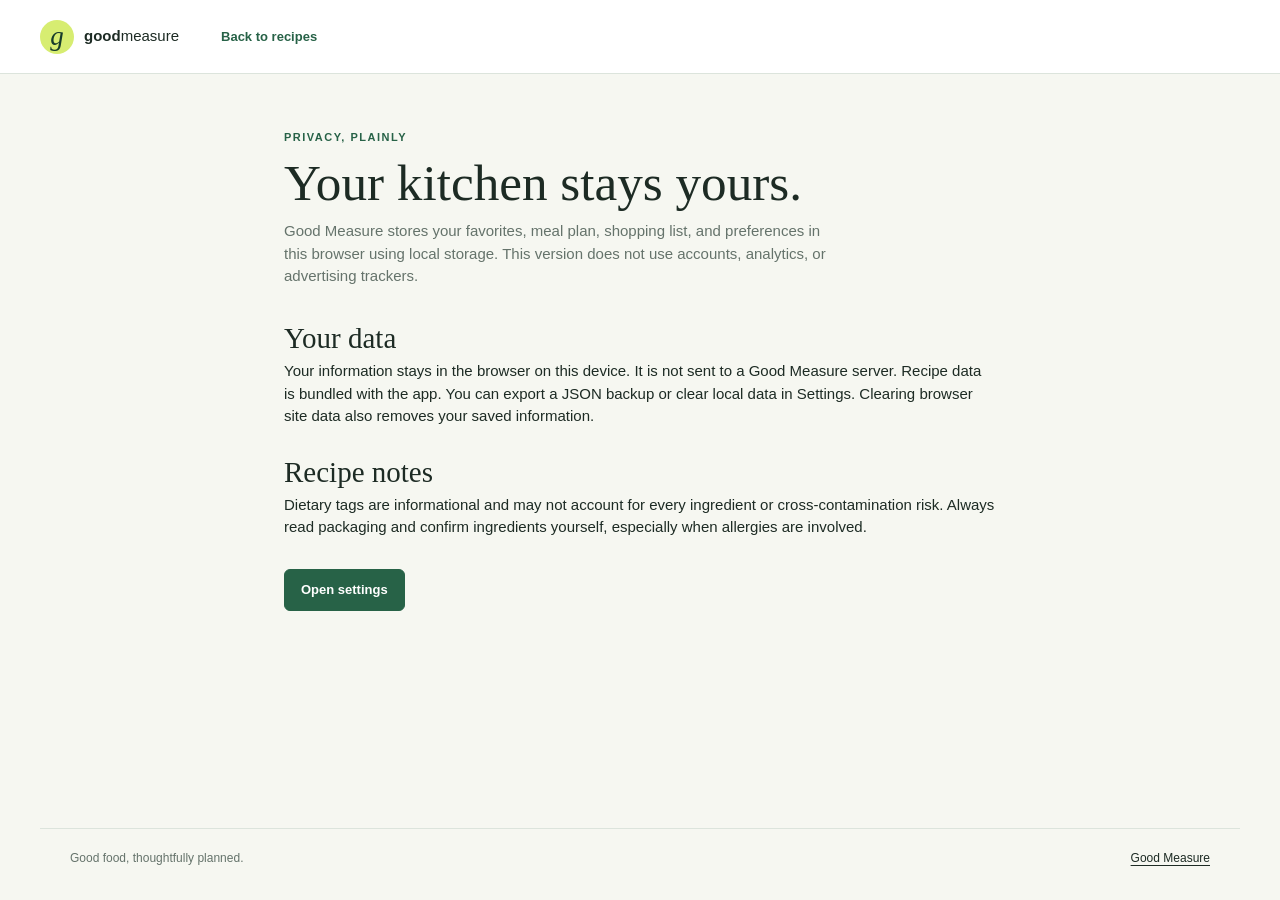
<file: privacy.html>
<!doctype html>
<html lang="en">
<head>
  <meta charset="utf-8">
  <meta name="viewport" content="width=device-width, initial-scale=1">
  <meta name="description" content="Privacy information for Good Measure Recipe Finder & Meal Planner.">
  <title>Privacy | Good Measure</title>
  <link rel="stylesheet" href="css/styles.css">
</head>
<body>
  <header class="topbar"><a class="brand" href="index.html"><span class="brand-mark" aria-hidden="true">g</span><span>good<span class="brand-light">measure</span></span></a><a class="text-link" href="index.html">Back to recipes</a></header>
  <main id="main"><article style="max-width:760px;margin:auto;padding:55px 24px 80px"><p class="eyebrow">Privacy, plainly</p><h1>Your kitchen stays yours.</h1><p class="subhead">Good Measure stores your favorites, meal plan, shopping list, and preferences in this browser using local storage. This version does not use accounts, analytics, or advertising trackers.</p><h2 style="margin-top:34px">Your data</h2><p>Your information stays in the browser on this device. It is not sent to a Good Measure server. Recipe data is bundled with the app. You can export a JSON backup or clear local data in Settings. Clearing browser site data also removes your saved information.</p><h2 style="margin-top:28px">Recipe notes</h2><p>Dietary tags are informational and may not account for every ingredient or cross-contamination risk. Always read packaging and confirm ingredients yourself, especially when allergies are involved.</p><p style="margin-top:30px"><a class="button" href="index.html#/settings">Open settings</a></p></article></main>
  <footer class="site-footer"><span>Good food, thoughtfully planned.</span><span><a href="index.html">Good Measure</a></span></footer>
</body>
</html>
</file>
<file: css/styles.css>
@import url('');

:root {
  color-scheme: light;
  --page: #f6f7f1;
  --surface: #fff;
  --surface-soft: #edf2e8;
  --ink: #1d2b24;
  --muted: #65736b;
  --line: #dce4dc;
  --green: #276247;
  --green-deep: #173c2b;
  --lime: #d7ed71;
  --coral: #e8795b;
  --coral-soft: #fff0e9;
  --focus: #ae4e2e;
  --shadow: 0 16px 40px rgb(34 55 42 / 8%);
  --radius: 10px;
  --font: "Aptos", "Segoe UI", sans-serif;
  --display: "Georgia", "Times New Roman", serif;
}

[data-theme="dark"] {
  color-scheme: dark;
  --page: #151d19;
  --surface: #202b25;
  --surface-soft: #29392f;
  --ink: #eef4ed;
  --muted: #afbeb3;
  --line: #39483e;
  --green: #a9d2a6;
  --green-deep: #193325;
  --lime: #bdd963;
  --coral: #f49a7e;
  --coral-soft: #432e28;
  --focus: #f49a7e;
  --shadow: 0 18px 44px rgb(0 0 0 / 20%);
}

* { box-sizing: border-box; }
html { min-width: 320px; background: var(--page); scroll-behavior: smooth; }
body { margin: 0; color: var(--ink); background: var(--page); font: 15px/1.5 var(--font); }
button, input, select { font: inherit; }
button, a, input, select { -webkit-tap-highlight-color: transparent; }
a { color: inherit; }
button { color: inherit; }
:focus-visible { outline: 3px solid var(--focus); outline-offset: 3px; }
.skip-link { position: fixed; z-index: 20; top: 8px; left: 8px; padding: 10px 14px; transform: translateY(-150%); background: var(--surface); border-radius: 6px; }
.skip-link:focus { transform: none; }

.topbar { height: 74px; padding: 0 max(28px, calc((100vw - 1200px) / 2)); display: flex; align-items: center; gap: 42px; border-bottom: 1px solid var(--line); background: var(--surface); }
.brand { display: inline-flex; align-items: center; gap: 10px; text-decoration: none; font-weight: 750; letter-spacing: 0; white-space: nowrap; }
.brand-mark { width: 34px; height: 34px; display: grid; place-items: center; border-radius: 50%; color: var(--green-deep); background: var(--lime); font: italic 27px/1 var(--display); }
.brand-light { font-weight: 400; }
.desktop-nav { display: flex; align-items: center; gap: clamp(18px, 3.2vw, 42px); flex: 1; height: 100%; }
.desktop-nav a { position: relative; display: inline-flex; gap: 7px; align-items: center; height: 100%; color: var(--muted); text-decoration: none; font-size: 13px; font-weight: 650; }
.desktop-nav a[aria-current="page"] { color: var(--ink); }
.desktop-nav a[aria-current="page"]::after { position: absolute; right: 0; bottom: -1px; left: 0; height: 3px; background: var(--green); content: ""; }
.nav-count { min-width: 19px; height: 19px; padding: 0 5px; display: inline-grid; place-items: center; color: var(--green-deep); background: var(--lime); border-radius: 20px; font-size: 11px; }
.settings-link { width: 42px; height: 42px; display: grid; place-items: center; color: var(--muted); background: transparent; border: 1px solid var(--line); border-radius: 50%; text-decoration: none; font-size: 20px; }
main { min-height: calc(100vh - 146px); }
#app { max-width: 1200px; margin: auto; padding: 36px 30px 72px; }
.mobile-nav { display: none; }
.site-footer { max-width: 1200px; margin: auto; padding: 20px 30px 28px; display: flex; justify-content: space-between; gap: 16px; border-top: 1px solid var(--line); color: var(--muted); font-size: 12px; }
.site-footer a { color: var(--ink); text-underline-offset: 3px; }
.footer-dot { padding: 0 9px; }

.eyebrow { margin: 0 0 10px; color: var(--green); font-size: 11px; font-weight: 800; letter-spacing: 1.5px; text-transform: uppercase; }
h1, h2, h3, p { margin-top: 0; }
h1, h2, h3 { color: var(--ink); }
h1 { margin-bottom: 10px; font: 500 clamp(34px, 4vw, 54px)/1.07 var(--display); letter-spacing: 0; }
h2 { margin-bottom: 5px; font: 500 29px/1.15 var(--display); letter-spacing: 0; }
h3 { margin-bottom: 6px; font-size: 15px; line-height: 1.3; }
.subhead { max-width: 560px; margin: 0; color: var(--muted); font-size: 15px; }
.section-heading { margin: 36px 0 17px; display: flex; align-items: end; justify-content: space-between; gap: 14px; }
.section-heading h2 { font-size: 25px; }
.text-link { color: var(--green); text-decoration: none; font-size: 13px; font-weight: 700; }
.text-link:hover { text-decoration: underline; text-underline-offset: 3px; }

.home-hero { position: relative; min-height: 325px; padding: 42px clamp(24px, 5vw, 62px); display: grid; grid-template-columns: minmax(0, 1fr) minmax(250px, 38%); align-items: center; overflow: hidden; color: #173c2b; background: #dceccf; border-radius: var(--radius); }
.home-hero::before { position: absolute; width: 350px; height: 350px; top: -190px; right: 18%; border: 1px solid rgb(39 98 71 / 15%); border-radius: 50%; content: ""; }
.home-hero-copy { position: relative; z-index: 1; max-width: 560px; }
.home-hero .eyebrow { color: #366e4d; }
.home-hero h1 { max-width: 500px; color: #173c2b; }
.home-hero .subhead { max-width: 410px; color: #466451; }
.hero-art { position: relative; min-height: 230px; display: grid; place-items: center; }
.plate { width: min(230px, 82%); aspect-ratio: 1; display: grid; place-items: center; background: #faf8ea; border: 12px solid #fffdf5; border-radius: 50%; box-shadow: 0 16px 36px rgb(43 75 49 / 14%), inset 0 0 0 1px #e7e2cc; transform: rotate(-8deg); }
.plate-inner { width: 73%; aspect-ratio: 1; position: relative; display: grid; place-items: center; overflow: hidden; background: #f2c469; border: 4px solid #e8ad55; border-radius: 50%; font-size: 73px; }
.plate-inner::before, .plate-inner::after { position: absolute; width: 45px; height: 18px; border-radius: 50%; background: #5a963e; content: ""; transform: rotate(38deg); }
.plate-inner::before { top: 25%; left: 22%; }
.plate-inner::after { right: 17%; bottom: 25%; transform: rotate(-38deg); }
.hero-spark { position: absolute; color: #e8795b; font-size: 27px; }
.hero-spark.one { top: 8%; right: 13%; }.hero-spark.two { bottom: 8%; left: 14%; font-size: 19px; }
.search-form { max-width: 530px; margin-top: 25px; display: flex; align-items: center; padding: 5px; background: #fff; border: 1px solid rgb(39 98 71 / 12%); border-radius: 7px; box-shadow: 0 6px 20px rgb(44 71 48 / 8%); }
.search-form .search-icon { width: 42px; display: grid; place-items: center; color: var(--green); font-size: 21px; }
.search-form input { width: 100%; height: 44px; min-width: 0; border: 0; outline: 0; color: #1d2b24; background: transparent; }
.search-form button { min-width: 90px; height: 42px; color: #fff; background: #276247; border: 0; border-radius: 5px; font-weight: 700; cursor: pointer; }
.home-hero .hero-note { margin: 10px 0 0; color: #466451; font-size: 11px; }

.shortcut-grid { display: grid; grid-template-columns: repeat(4, 1fr); gap: 12px; }
.shortcut { min-height: 73px; padding: 13px 15px; display: flex; align-items: center; gap: 12px; color: var(--ink); background: var(--surface); border: 1px solid var(--line); border-radius: 8px; text-decoration: none; transition: border-color .18s, transform .18s; }
.shortcut:hover { border-color: var(--green); transform: translateY(-2px); }
.shortcut-icon { width: 40px; height: 40px; display: grid; place-items: center; background: var(--surface-soft); border-radius: 50%; font-size: 21px; }
.shortcut strong { display: block; font-size: 13px; }.shortcut small { color: var(--muted); font-size: 11px; }
.week-strip { padding: 18px 20px; display: flex; align-items: center; justify-content: space-between; gap: 20px; background: var(--green-deep); border-radius: var(--radius); color: #fff; }
.week-strip h3 { margin: 0 0 3px; color: #fff; font: 500 23px/1.2 var(--display); }
.week-strip p { margin: 0; color: #d4e5d6; font-size: 12px; }
.week-strip .button { color: var(--green-deep); background: var(--lime); }

.button { min-height: 42px; padding: 0 16px; display: inline-flex; align-items: center; justify-content: center; gap: 8px; color: #fff; background: var(--green); border: 1px solid var(--green); border-radius: 6px; text-decoration: none; font-size: 13px; font-weight: 750; cursor: pointer; transition: filter .16s, transform .16s; }
.button:hover { filter: brightness(1.08); }.button:active { transform: translateY(1px); }
.button.secondary { color: var(--ink); background: var(--surface); border-color: var(--line); }
.button.ghost { min-height: 38px; padding: 0 11px; color: var(--green); background: transparent; border-color: transparent; }
.button.danger { color: #a33e2d; background: var(--coral-soft); border-color: transparent; }
.button.small { min-height: 34px; padding: 0 11px; font-size: 12px; }
.icon-button { width: 40px; height: 40px; display: inline-grid; place-items: center; color: var(--ink); background: var(--surface); border: 1px solid var(--line); border-radius: 6px; cursor: pointer; font-size: 18px; }
.icon-button.is-active { color: #bd4d3e; background: #fff0ed; border-color: #f0c5ba; }

.recipe-grid { display: grid; grid-template-columns: repeat(4, minmax(0, 1fr)); gap: 18px; }
.recipe-card { min-width: 0; overflow: hidden; background: var(--surface); border: 1px solid var(--line); border-radius: 8px; transition: box-shadow .18s, transform .18s; }
.recipe-card:hover { box-shadow: var(--shadow); transform: translateY(-3px); }
.recipe-image { position: relative; aspect-ratio: 1.43; overflow: hidden; display: grid; place-items: center; background: var(--surface-soft); }
.recipe-image img { width: 100%; height: 100%; object-fit: cover; }
.recipe-image .food-emoji { font-size: 62px; }
.card-heart { position: absolute; top: 10px; right: 10px; width: 36px; height: 36px; display: grid; place-items: center; color: #594b47; background: rgb(255 255 255 / 92%); border: 0; border-radius: 50%; cursor: pointer; font-size: 18px; }
.card-heart[aria-pressed="true"] { color: #bd4d3e; }
.recipe-card-body { padding: 13px 14px 15px; }
.recipe-meta { display: flex; align-items: center; justify-content: space-between; gap: 8px; color: var(--muted); font-size: 11px; }
.recipe-meta span:first-child { overflow: hidden; text-overflow: ellipsis; white-space: nowrap; }
.recipe-title { margin: 7px 0 10px; font: 500 19px/1.15 var(--display); }
.recipe-title button { padding: 0; text-align: left; color: inherit; background: none; border: 0; font: inherit; cursor: pointer; }
.recipe-tags { display: flex; flex-wrap: wrap; gap: 5px; }
.tag { padding: 3px 7px; color: var(--green); background: var(--surface-soft); border-radius: 3px; font-size: 10px; font-weight: 650; }
.card-actions { margin-top: 13px; display: flex; justify-content: space-between; align-items: center; }
.card-actions .text-link { font-size: 12px; }

.page-head { margin: 0 0 24px; display: flex; align-items: end; justify-content: space-between; gap: 18px; }
.page-head h1 { font-size: 42px; }
.search-layout { display: grid; grid-template-columns: 220px minmax(0, 1fr); gap: 28px; align-items: start; }
.filters { padding: 16px; background: var(--surface); border: 1px solid var(--line); border-radius: 8px; }
.filter-title { margin: 0 0 14px; display: flex; justify-content: space-between; align-items: center; font-size: 14px; }
.filter-group { padding: 14px 0; border-top: 1px solid var(--line); }
.filter-group label.group-label { margin-bottom: 8px; display: block; font-size: 12px; font-weight: 750; }
.filter-group select, .field input, .field select, .field textarea, .search-inline input, .planner-select { width: 100%; min-height: 40px; padding: 8px 10px; color: var(--ink); background: var(--surface); border: 1px solid var(--line); border-radius: 5px; }
.filter-group select { font-size: 12px; }
.check-row { margin: 8px 0; display: flex; align-items: center; gap: 8px; color: var(--muted); font-size: 12px; cursor: pointer; }
.check-row input { width: 16px; height: 16px; accent-color: var(--green); }
.search-toolbar { margin-bottom: 16px; display: flex; justify-content: space-between; align-items: center; gap: 12px; }
.search-inline { max-width: 390px; flex: 1; position: relative; }
.search-inline input { padding-left: 37px; }.search-inline span { position: absolute; top: 7px; left: 12px; color: var(--muted); font-size: 18px; }
.results-count { color: var(--muted); font-size: 12px; white-space: nowrap; }
.load-more { margin: 24px auto 0; display: flex; }
.empty-state { padding: 50px 20px; text-align: center; background: var(--surface); border: 1px dashed var(--line); border-radius: 8px; }
.empty-state .empty-icon { margin-bottom: 8px; display: block; font-size: 34px; }.empty-state p { margin-bottom: 16px; color: var(--muted); }

.planner-top { margin-bottom: 18px; display: flex; justify-content: space-between; align-items: center; gap: 12px; }
.week-controls { display: flex; align-items: center; gap: 8px; }
.week-label { min-width: 175px; text-align: center; font-weight: 700; }
.planner-grid { display: grid; grid-template-columns: repeat(7, minmax(155px, 1fr)); gap: 9px; overflow-x: auto; padding-bottom: 10px; }
.day-column { min-width: 155px; padding: 10px; background: var(--surface); border: 1px solid var(--line); border-radius: 7px; }
.day-column.today { border-color: var(--green); box-shadow: inset 0 3px 0 var(--green); }
.day-head { margin-bottom: 10px; padding: 2px 3px 8px; border-bottom: 1px solid var(--line); }
.day-head strong { display: block; font-size: 12px; }.day-head small { color: var(--muted); font-size: 11px; }
.meal-slot { min-height: 79px; margin: 7px 0; padding: 8px; background: var(--page); border: 1px solid transparent; border-radius: 5px; }
.meal-slot:hover { border-color: var(--line); }
.meal-slot-label { margin-bottom: 6px; color: var(--muted); font-size: 9px; font-weight: 800; letter-spacing: .7px; text-transform: uppercase; }
.slot-recipe { margin-bottom: 5px; display: block; color: var(--ink); font-size: 11px; font-weight: 700; line-height: 1.25; }
.slot-serving { color: var(--muted); font-size: 10px; }
.slot-buttons { display: flex; gap: 5px; margin-top: 6px; }
.slot-buttons button { min-height: 27px; padding: 2px 6px; color: var(--green); background: transparent; border: 1px solid var(--line); border-radius: 4px; cursor: pointer; font-size: 10px; }
.add-slot { width: 100%; min-height: 32px; color: var(--green); background: transparent; border: 1px dashed var(--line); border-radius: 4px; cursor: pointer; font-size: 12px; }
.planner-mobile-day { display: none; }

.grocery-layout { display: grid; grid-template-columns: minmax(0, 1fr) 285px; gap: 30px; align-items: start; }
.grocery-toolbar { margin: 10px 0 18px; padding: 15px 17px; display: flex; justify-content: space-between; align-items: center; gap: 16px; background: var(--surface); border: 1px solid var(--line); border-radius: 7px; }
.date-range { display: flex; align-items: center; gap: 9px; color: var(--muted); font-size: 12px; }
.date-range input { min-height: 36px; padding: 5px 8px; color: var(--ink); background: var(--surface); border: 1px solid var(--line); border-radius: 4px; }
.grocery-group { margin: 18px 0; }
.grocery-group h3 { padding-bottom: 7px; border-bottom: 1px solid var(--line); color: var(--muted); font-size: 11px; letter-spacing: .8px; text-transform: uppercase; }
.grocery-item { min-height: 48px; display: flex; align-items: center; gap: 11px; border-bottom: 1px solid var(--line); }
.grocery-item input { width: 17px; height: 17px; accent-color: var(--green); }
.grocery-item-name { flex: 1; font-size: 13px; }.grocery-quantity { color: var(--muted); font-size: 12px; }
.grocery-item.checked .grocery-item-name { color: var(--muted); text-decoration: line-through; }
.delete-item { width: 32px; height: 32px; color: var(--muted); background: transparent; border: 0; cursor: pointer; font-size: 17px; }
.grocery-aside { padding: 19px; background: var(--surface-soft); border-radius: 8px; }
.grocery-aside h3 { margin-bottom: 7px; font: 500 22px/1.2 var(--display); }.grocery-aside p { color: var(--muted); font-size: 12px; }
.manual-form { display: flex; gap: 7px; }.manual-form input { width: 100%; min-width: 0; height: 40px; padding: 8px; background: var(--surface); border: 1px solid var(--line); border-radius: 5px; }
.grocery-actions { margin-top: 15px; display: flex; flex-wrap: wrap; gap: 7px; }

.settings-grid { max-width: 800px; display: grid; grid-template-columns: 1fr 1fr; gap: 16px; }
.settings-panel { padding: 20px; background: var(--surface); border: 1px solid var(--line); border-radius: 8px; }
.settings-panel.full { grid-column: 1 / -1; }.settings-panel h2 { margin-bottom: 6px; font-size: 22px; }.settings-panel > p { margin-bottom: 17px; color: var(--muted); font-size: 12px; }
.field { margin: 14px 0; }.field label { margin-bottom: 6px; display: block; font-size: 12px; font-weight: 700; }.field small { display: block; margin-top: 5px; color: var(--muted); font-size: 11px; }
.field textarea { min-height: 80px; resize: vertical; }.field-inline { display: flex; gap: 10px; align-items: end; }.field-inline .field { flex: 1; }
.setting-actions { display: flex; flex-wrap: wrap; gap: 8px; }
.notice { padding: 11px 13px; color: #705025; background: #fff6dd; border-left: 3px solid #e8bd51; font-size: 11px; }
[data-theme="dark"] .notice { color: #f2dda5; background: #3a3423; }

.recipe-dialog { width: min(690px, calc(100vw - 24px)); max-width: none; max-height: min(88vh, 900px); padding: 0; overflow: auto; color: var(--ink); background: var(--surface); border: 1px solid var(--line); border-radius: 10px; box-shadow: var(--shadow); }
.recipe-dialog::backdrop { background: rgb(14 25 18 / 58%); backdrop-filter: blur(2px); }
.dialog-image { position: relative; height: 250px; display: grid; place-items: center; overflow: hidden; background: var(--surface-soft); }
.dialog-image img { width: 100%; height: 100%; object-fit: cover; }.dialog-image .food-emoji { font-size: 90px; }
.dialog-close { position: absolute; z-index: 2; top: 12px; right: 12px; width: 40px; height: 40px; color: #1d2b24; background: #fff; border: 0; border-radius: 50%; cursor: pointer; font-size: 22px; }
.dialog-content { padding: 25px 30px 30px; }.dialog-content h2 { margin-bottom: 9px; font-size: 36px; }.detail-meta { display: flex; flex-wrap: wrap; gap: 15px; color: var(--muted); font-size: 12px; }
.detail-actions { margin: 19px 0; display: flex; flex-wrap: wrap; gap: 8px; }.servings-control { display: flex; align-items: center; gap: 9px; color: var(--muted); font-size: 12px; }.servings-control input { width: 60px; height: 38px; padding: 5px; color: var(--ink); background: var(--surface); border: 1px solid var(--line); border-radius: 5px; }
.detail-columns { display: grid; grid-template-columns: .8fr 1.2fr; gap: 28px; }.detail-columns h3 { margin: 0 0 10px; font: 500 23px/1.2 var(--display); }.ingredient-list, .steps-list { margin: 0; padding-left: 19px; }.ingredient-list li, .steps-list li { margin: 9px 0; padding-left: 3px; color: var(--muted); font-size: 13px; }.steps-list li::marker { color: var(--green); font-weight: 700; }
.source-link { color: var(--green); font-size: 12px; font-weight: 700; }
.toast-region { position: fixed; z-index: 30; right: 20px; bottom: 20px; display: grid; gap: 8px; }.toast { min-width: 240px; padding: 12px 15px; color: #fff; background: var(--green-deep); border-radius: 6px; box-shadow: var(--shadow); font-size: 13px; animation: toast-in .2s ease-out; }
@keyframes toast-in { from { opacity: 0; transform: translateY(8px); } to { opacity: 1; transform: translateY(0); } }
@media (prefers-reduced-motion: reduce) { *, *::before, *::after { scroll-behavior: auto !important; animation-duration: .01ms !important; transition-duration: .01ms !important; } }

@media (max-width: 900px) {
  .topbar { padding-right: 22px; padding-left: 22px; gap: 25px; }.desktop-nav { gap: 19px; }.desktop-nav a { font-size: 12px; }
  #app { padding: 28px 22px 65px; }.recipe-grid { grid-template-columns: repeat(3, minmax(0, 1fr)); }.planner-grid { grid-template-columns: repeat(7, 170px); }
  .grocery-layout { grid-template-columns: minmax(0, 1fr) 245px; gap: 18px; }
}
@media (max-width: 650px) {
  body { font-size: 14px; }.topbar { height: 62px; padding: 0 17px; justify-content: space-between; }.desktop-nav { display: none; }.settings-link { width: 38px; height: 38px; }
  #app { min-height: calc(100vh - 130px); padding: 22px 16px 35px; }.mobile-nav { position: fixed; z-index: 10; right: 0; bottom: 0; left: 0; height: 62px; padding: 4px 8px max(4px, env(safe-area-inset-bottom)); display: grid; grid-template-columns: repeat(5, 1fr); background: var(--surface); border-top: 1px solid var(--line); }
  .mobile-nav a { min-width: 44px; display: flex; flex-direction: column; justify-content: center; align-items: center; gap: 1px; color: var(--muted); text-decoration: none; }.mobile-nav a[aria-current="page"] { color: var(--green); }.mobile-nav a span { height: 24px; font-size: 22px; line-height: 24px; }.mobile-nav small { font-size: 9px; font-weight: 700; }
  .site-footer { padding: 14px 16px 77px; display: block; font-size: 11px; }.site-footer > span { display: block; }.site-footer > span + span { margin-top: 5px; }
  h1 { font-size: 39px; }.page-head { margin-bottom: 18px; }.page-head h1 { font-size: 37px; }.page-head .subhead { font-size: 13px; }
  .home-hero { min-height: 0; padding: 30px 23px 20px; grid-template-columns: 1fr; }.home-hero h1 { max-width: 390px; font-size: 41px; }.home-hero .subhead { font-size: 13px; }.search-form { margin-top: 19px; }.search-form button { min-width: 76px; }.hero-art { min-height: 145px; }.plate { width: 138px; border-width: 8px; }.plate-inner { font-size: 50px; }.hero-spark.one { right: 25%; top: 7%; }
  .section-heading { margin: 28px 0 13px; }.section-heading h2 { font-size: 23px; }.shortcut-grid { grid-template-columns: repeat(2, 1fr); gap: 8px; }.shortcut { min-height: 67px; padding: 10px; gap: 9px; }.shortcut-icon { width: 36px; height: 36px; font-size: 18px; }.shortcut strong { font-size: 12px; }.shortcut small { font-size: 10px; }
  .week-strip { padding: 15px; }.week-strip h3 { font-size: 20px; }.week-strip p { max-width: 210px; font-size: 11px; }.week-strip .button { min-height: 38px; padding: 0 10px; font-size: 11px; }
  .recipe-grid { grid-template-columns: repeat(2, minmax(0, 1fr)); gap: 10px; }.recipe-image { aspect-ratio: 1.25; }.recipe-image .food-emoji { font-size: 47px; }.recipe-card-body { padding: 10px; }.recipe-title { min-height: 41px; font-size: 17px; }.recipe-meta { font-size: 10px; }.recipe-tags { display: none; }.card-actions { margin-top: 8px; }.card-actions .button { min-height: 32px; padding: 0 8px; font-size: 10px; }
  .search-layout { grid-template-columns: 1fr; gap: 15px; }.filters { padding: 12px; }.filter-title { margin: 0; }.filter-content { padding-top: 8px; display: grid; grid-template-columns: 1fr 1fr; gap: 0 12px; }.filter-group { padding: 9px 0; }.filter-group:last-child { grid-column: 1 / -1; }.filter-group select { min-height: 36px; }.check-row { margin: 5px 0; }.search-toolbar { margin-bottom: 12px; }.search-inline input { min-height: 40px; }.results-count { font-size: 10px; }
  .planner-top { align-items: flex-start; flex-direction: column; }.week-controls { width: 100%; justify-content: space-between; }.week-label { min-width: auto; }.planner-grid { display: none; }.planner-mobile-day { display: block; padding: 12px; background: var(--surface); border: 1px solid var(--line); border-radius: 8px; }.planner-mobile-day .meal-slot { min-height: 73px; padding: 11px; }.planner-mobile-day .slot-recipe { font-size: 13px; }.planner-mobile-day .slot-buttons button { min-height: 32px; padding: 4px 9px; font-size: 11px; }.planner-mobile-day .add-slot { min-height: 42px; }
  .grocery-layout { grid-template-columns: 1fr; }.grocery-aside { order: -1; }.grocery-toolbar { padding: 11px; align-items: flex-start; flex-direction: column; }.date-range { flex-wrap: wrap; }.date-range input { width: 128px; }.grocery-toolbar .button { min-height: 36px; }.settings-grid { grid-template-columns: 1fr; gap: 12px; }.settings-panel.full { grid-column: auto; }.settings-panel { padding: 16px; }
  .dialog-image { height: 180px; }.dialog-content { padding: 20px 18px 24px; }.dialog-content h2 { font-size: 30px; }.detail-columns { grid-template-columns: 1fr; gap: 17px; }.detail-actions { gap: 6px; }.dialog-content .button { min-height: 38px; padding: 0 10px; font-size: 11px; }.toast-region { right: 12px; bottom: 75px; left: 12px; }.toast { min-width: 0; }
}
</file>
